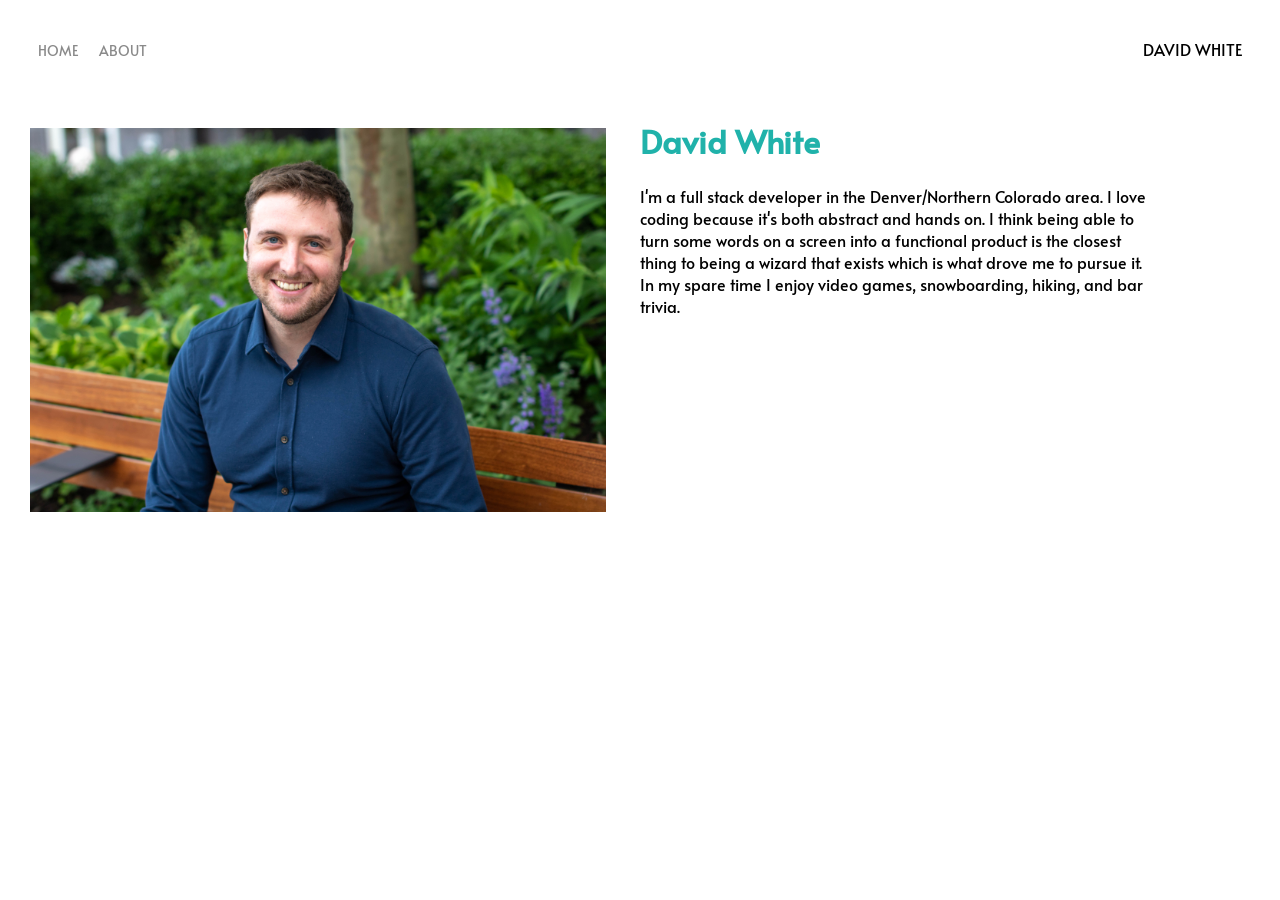
<file: about.html>
<!DOCTYPE html>
<html>
    <head>
        <meta charset="utf-8" />
        <link href="https://fonts.googleapis.com/css2?family=Alata&display=swap" rel="stylesheet"> 
        <title>David White - About</title>
        <link rel="stylesheet" href="styles.css">
    </head>
    <body>
        <div class="container">
            <nav>
                <div class="left-side">
                    <div class="nav-link-wrapper">
                        <a href="index.html">Home</a>
                    </div>
                    <div class="nav-link-wrapper">
                        <a href="about.html">About</a>
                    </div>
                </div>
                
                <div class="right-side">
                    <div class="brand">DAVID WHITE</div>
                </div>
            </nav>
            <div class="content-wrapper">
                <div class="two-column-wrapper">
                    <div class="profile-image-wrapper">
                        <img id="headshot" src="images/headshot.jpg" alt="David White's headshot" />
                    </div>
                    <div class="profile-content-wrapper">
                        <h1>David White</h1>
                        <p id="bio">
                            I'm a full stack developer in the Denver/Northern Colorado area. I love coding because it's 
                            both abstract and hands on. I think being able to turn some words on a screen into a functional product is the closest thing  to being a 
                            wizard that exists which is what drove me to pursue it. In my spare time I enjoy video games, snowboarding, hiking, and bar trivia. 
                        </p>
                    </div>
                </div>
            </div>
        </div>
    </body>
</html>
</file>
<file: styles.css>
/* Master Styles */
body {
    margin: 0px;
    font-family: "Alata", sans-serif;
}

.container {
    display: grid;
    grid-template-columns: 1fr;
}

/* Nav Styles */
nav {
    display: flex;
    justify-content: space-between;
    padding: 38px;
}

.left-side {
    display: flex;
}

nav > .left-side > div > a {
    margin-right: 20px;
    font-size: 0.9em;
    text-transform: uppercase;
}

.nav-link-wrapper {
    height: 22px;
}

.nav-link-wrapper a {
    color: #8a8a8a;
    text-decoration: none;
    transition: color 0.5s;
    border-bottom: 1px solid transparent;
    transition: border-bottom 0.5s;
}

.nav-link-wrapper:hover a{
    border-bottom: 1px solid black;
}

.nav-link-wrapper:hover a {
    color: 1px solid black;
}

/* Portfolio Styles */
.portfolio-items-wrapper {
    display: grid;
    grid-template-columns: 1fr 1fr 1fr;
}

.portfolio-item-wrapper {
    position: relative;
}

.portfolio-img-background {
    height: 350px;
    width: 100%;
    background-size: cover;
    background-position: center;
    background-repeat: no-repeat;
}

.image-text-wrapper {
    position: absolute;
    top: 0;
    display: flex;
    flex-direction: column;
    justify-content: center;
    align-items: center;
    height: 100%;
    text-align: center;
    padding-left: 100px;
    padding-right: 100px;
}

.image-text-wrapper .subtitle {
    transition: 1s;
    font-weight: 600;
    color: transparent;
    text-decoration: none;
}

.image-text-wrapper:hover .subtitle {
    font-weight: 600;
    color: lightseagreen;
    text-decoration: none;
}

.img-darken {
    transition: 1s;
    filter: brightness(20%);
}

/* About page styles */

.two-column-wrapper {
    display: grid;
    grid-template-columns: 1fr 1fr;
}

.profile-image-wrapper {
    width: 100%;
}

.profile-content-wrapper {
    width: 100%;
}

.profile-content-wrapper h1 {
    color: lightseagreen;
}

#headshot {
    width: 90%;
    padding: 30px;
}

#bio {
    width: 80%;
}
</file>
